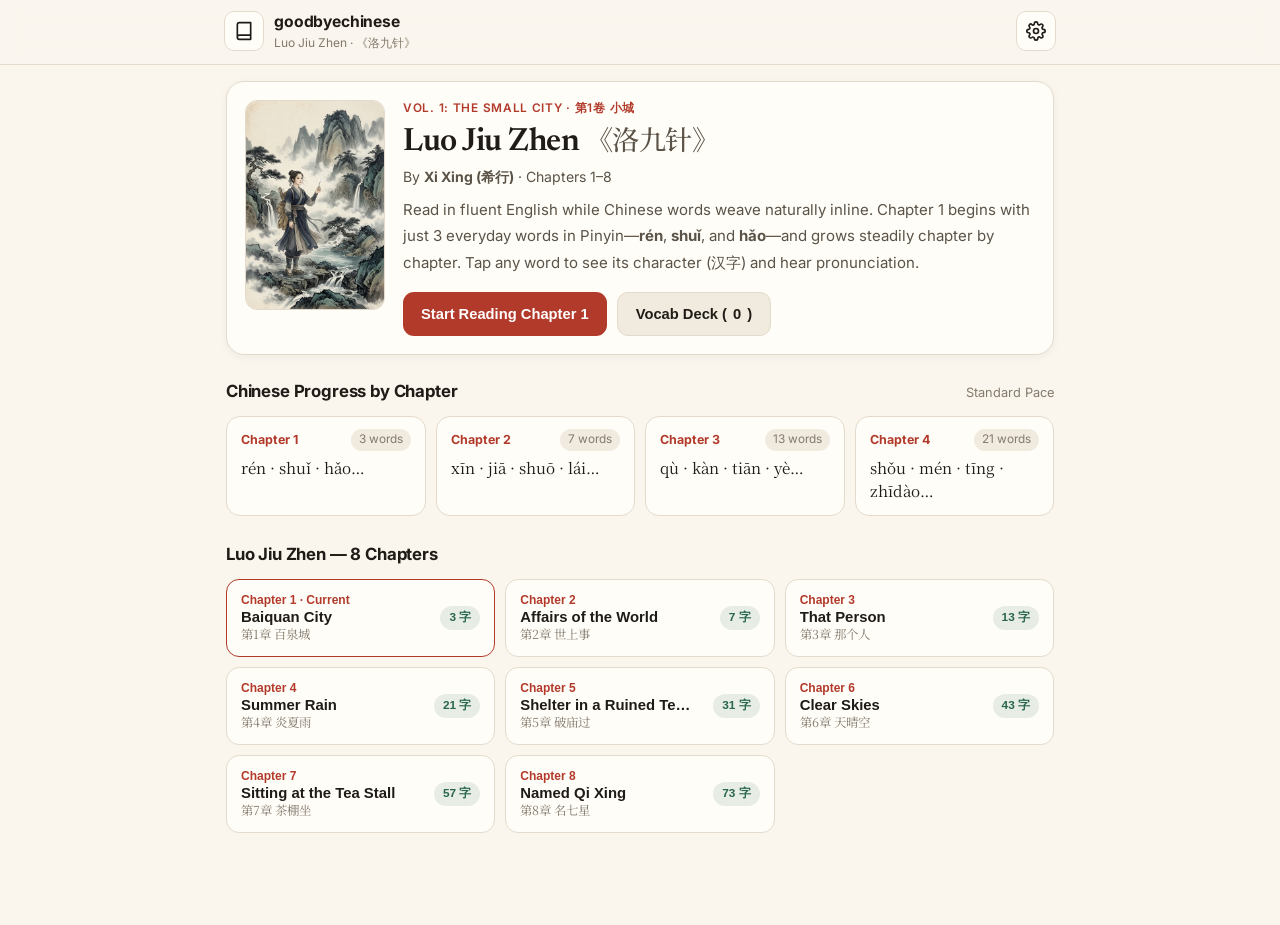
<file: index.html>
<!DOCTYPE html>
<html lang="en" data-theme="paper">
<head>
  <meta charset="UTF-8" />
  <meta name="viewport" content="width=device-width, initial-scale=1.0, viewport-fit=cover" />
  <meta name="theme-color" content="#FAF6EE" id="meta-theme-color" />
  <meta name="description" content="goodbyechinese — Read Chinese web novels in English while learning Chinese Pinyin chapter by chapter. Featuring Luo Jiu Zhen (《洛九针》)." />
  <title>goodbyechinese — Luo Jiu Zhen (《洛九针》)</title>
  <meta property="og:type" content="website" />
  <meta property="og:title" content="goodbyechinese — Luo Jiu Zhen (《洛九针》)" />
  <meta property="og:description" content="Read Chinese web novels translated into English while naturally learning Chinese Pinyin chapter by chapter." />
  <meta property="og:image" content="luo-jiu-zhen-cover.jpg" />
  <link rel="manifest" href="manifest.json" />
  <link rel="preconnect" href="https://fonts.googleapis.com" />
  <link rel="preconnect" href="https://fonts.gstatic.com" crossorigin />
  <link href="https://fonts.googleapis.com/css2?family=Inter:wght@400;500;600;700&family=Newsreader:ital,opsz,wght@0,6..72,400;0,6..72,500;0,6..72,600;1,6..72,400&family=Noto+Serif+SC:wght@400;500;600;700&display=swap" rel="stylesheet" />
  <link rel="stylesheet" href="styles.css" />
</head>
<body>
  <div id="app" class="app-shell">
    <!-- Top App Header -->
    <header class="top-bar" id="top-bar">
      <div class="top-bar-inner">
        <button type="button" class="icon-btn" id="btn-back-library" aria-label="Home" title="Table of Contents">
          <svg viewBox="0 0 24 24" width="20" height="20" fill="none" stroke="currentColor" stroke-width="2" stroke-linecap="round" stroke-linejoin="round"><path d="M4 19.5v-15A2.5 2.5 0 0 1 6.5 2H20v20H6.5a2.5 2.5 0 0 1 0-5H20"/></svg>
        </button>

        <div class="top-bar-title" id="top-bar-title">
          <span class="brand-name">goodbyechinese</span>
          <span class="brand-sub" id="header-subtitle">Luo Jiu Zhen · 《洛九针》</span>
        </div>

        <div class="top-bar-actions">
          <button type="button" class="icon-btn" id="btn-open-settings" aria-label="Reading Settings" title="Reading Settings">
            <svg viewBox="0 0 24 24" width="20" height="20" fill="none" stroke="currentColor" stroke-width="2" stroke-linecap="round" stroke-linejoin="round"><circle cx="12" cy="12" r="3"/><path d="M19.4 15a1.65 1.65 0 0 0 .33 1.82l.06.06a2 2 0 1 1-2.83 2.83l-.06-.06a1.65 1.65 0 0 0-1.82-.33 1.65 1.65 0 0 0-1 1.51V21a2 2 0 1 1-4 0v-.09A1.65 1.65 0 0 0 9 19.4a1.65 1.65 0 0 0-1.82.33l-.06.06a2 2 0 1 1-2.83-2.83l.06-.06a1.65 1.65 0 0 0 .33-1.82 1.65 1.65 0 0 0-1.51-1H3a2 2 0 1 1 0-4h.09A1.65 1.65 0 0 0 4.6 9a1.65 1.65 0 0 0-.33-1.82l-.06-.06a2 2 0 1 1 2.83-2.83l.06.06a1.65 1.65 0 0 0 1.82.33H9a1.65 1.65 0 0 0 1-1.51V3a2 2 0 1 1 4 0v.09a1.65 1.65 0 0 0 1 1.51 1.65 1.65 0 0 0 1.82-.33l.06-.06a2 2 0 1 1 2.83 2.83l-.06.06a1.65 1.65 0 0 0-.33 1.82V9a1.65 1.65 0 0 0 1.51 1H21a2 2 0 1 1 0 4h-.09a1.65 1.65 0 0 0-1.51 1z"/></svg>
          </button>
        </div>
      </div>
      <div class="read-progress-track" id="read-progress-track">
        <div class="read-progress-fill" id="read-progress-fill"></div>
      </div>
    </header>

    <!-- Main View Container -->
    <main class="main-content" id="main-content">
      <!-- HOME / CHAPTERS VIEW -->
      <section class="view view-library" id="view-library">
        <div class="hero-card">
          <div class="hero-cover-wrap">
            <img src="luo-jiu-zhen-cover.jpg" alt="Luo Jiu Zhen book cover illustration" class="hero-cover" />
          </div>
          <div class="hero-meta">
            <div class="hero-kicker">Vol. 1: The Small City · 第1卷 小城</div>
            <h1 class="hero-title">Luo Jiu Zhen <span class="zh-title">《洛九针》</span></h1>
            <p class="hero-author">By <strong>Xi Xing (希行)</strong> · Chapters 1–8</p>
            <p class="hero-desc">
              Read in fluent English while Chinese words weave naturally inline.
              Chapter 1 begins with just 3 everyday words in Pinyin—<strong>rén</strong>, <strong>shuǐ</strong>, and <strong>hǎo</strong>—and grows steadily chapter by chapter. Tap any word to see its character (<span class="zh-title">汉字</span>) and hear pronunciation.
            </p>
            <div class="hero-actions">
              <button type="button" class="btn-primary" id="btn-start-reading">Start Reading Chapter 1</button>
              <button type="button" class="btn-secondary" id="btn-view-vocab-home">Vocab Deck (<span id="home-mastered-count">0</span>)</button>
            </div>
          </div>
        </div>

        <!-- How Progressive Immersion Works Strip -->
        <section class="immersion-ladder" aria-label="Progressive Immersion Method">
          <div class="section-header">
            <h2>Chinese Progress by Chapter</h2>
            <span class="section-note" id="pace-summary-label">Standard Pace</span>
          </div>
          <div class="ladder-grid" id="ladder-preview"></div>
        </section>

        <!-- Chapter Directory -->
        <section class="chapter-index-section" aria-label="Table of Contents">
          <div class="section-header">
            <h2 id="toc-novel-title">Chapters</h2>
          </div>
          <div class="chapter-grid" id="home-chapter-list"></div>
        </section>
      </section>

      <!-- READER VIEW -->
      <section class="view view-reader hidden" id="view-reader">
        <article class="reader-article" id="reader-article">
          <div class="chapter-header">
            <div class="chapter-meta-row">
              <span class="chapter-badge" id="reader-chapter-badge">Chapter 1</span>
              <span class="immersion-badge" id="reader-immersion-badge">3 active words</span>
              <button type="button" class="display-cycle-btn" id="btn-cycle-display" title="Switch Pinyin / Character style">
                Style: Inline Pinyin ↻
              </button>
            </div>
            <h1 class="chapter-title" id="reader-chapter-title">Chapter 1: Baiquan City</h1>
            <p class="chapter-zh-title" id="reader-chapter-zh-title">第1章 百泉城</p>
          </div>

          <!-- New Words Unlocked in This Chapter -->
          <div class="new-words-banner" id="new-words-banner">
            <button type="button" class="new-words-toggle" id="btn-toggle-new-words" aria-expanded="true">
              <span class="new-words-label">
                <span class="seal-dot"></span>
                <span id="new-words-summary">3 New Words Unlocked Here</span>
              </span>
              <span class="chevron" id="new-words-chevron">▾</span>
            </button>
            <div class="new-words-chips" id="new-words-chips"></div>
          </div>

          <!-- Prose Body -->
          <div class="reader-prose" id="reader-prose"></div>

          <!-- End of Chapter Card -->
          <footer class="chapter-footer" id="chapter-footer">
            <div class="chapter-recap-card">
              <div class="recap-title">Chapter Complete</div>
              <p class="recap-stats" id="recap-stats"></p>
              <div class="recap-actions">
                <button type="button" class="btn-secondary" id="btn-chapter-quiz">Quick Review</button>
                <button type="button" class="btn-primary" id="btn-next-chapter-card">Next Chapter →</button>
              </div>
            </div>
          </footer>
        </article>
      </section>
    </main>

    <!-- Mobile Sticky Bottom Reader Bar -->
    <nav class="bottom-nav hidden" id="reader-bottom-nav" aria-label="Chapter Navigation">
      <button type="button" class="nav-btn" id="btn-prev-chapter">
        <span class="nav-icon">←</span>
        <span class="nav-label">Prev</span>
      </button>
      <button type="button" class="nav-btn" id="btn-open-chapters">
        <span class="nav-icon">☰</span>
        <span class="nav-label">Chapters</span>
      </button>
      <button type="button" class="nav-btn" id="btn-open-vocab">
        <span class="nav-icon">字</span>
        <span class="nav-label">Vocab <em id="nav-vocab-count">0</em></span>
      </button>
      <button type="button" class="nav-btn nav-btn-primary" id="btn-next-chapter">
        <span class="nav-icon">→</span>
        <span class="nav-label">Next</span>
      </button>
    </nav>
  </div>

  <!-- MODAL BACKDROP -->
  <div class="sheet-backdrop hidden" id="sheet-backdrop"></div>

  <!-- WORD INSPECTOR BOTTOM SHEET -->
  <aside class="bottom-sheet hidden" id="word-sheet" role="dialog" aria-modal="true" aria-labelledby="ws-hanzi">
    <div class="sheet-handle"></div>
    <div class="word-sheet-content">
      <div class="ws-top">
        <div class="ws-char-block">
          <div class="ws-hanzi" id="ws-hanzi">人</div>
          <div class="ws-pinyin-row">
            <span class="ws-pinyin" id="ws-pinyin">rén</span>
            <span class="ws-hsk-badge" id="ws-hsk">HSK 1</span>
            <span class="ws-tier-badge" id="ws-tier">Tier 1</span>
          </div>
        </div>
        <div class="ws-audio-group">
          <button type="button" class="audio-btn" id="ws-speak-normal" title="Listen in Mandarin">
            <svg viewBox="0 0 24 24" width="20" height="20" fill="none" stroke="currentColor" stroke-width="2" stroke-linecap="round" stroke-linejoin="round"><polygon points="11 5 6 9 2 9 2 15 6 15 11 19 11 5"/><path d="M15.54 8.46a5 5 0 0 1 0 7.07"/><path d="M19.07 4.93a10 10 0 0 1 0 14.14"/></svg>
            <span>Listen</span>
          </button>
          <button type="button" class="audio-btn-slow" id="ws-speak-slow" title="Slow pronunciation">0.6×</button>
        </div>
      </div>

      <div class="ws-meaning-box">
        <div class="ws-meaning" id="ws-meaning">person; people; human</div>
        <div class="ws-matched-context" id="ws-context">In this sentence: "person"</div>
      </div>

      <p class="ws-note" id="ws-note"></p>

      <div class="ws-example" id="ws-example"></div>

      <div class="ws-actions">
        <button type="button" class="btn-secondary" id="ws-close">Close</button>
        <button type="button" class="btn-primary" id="ws-toggle-mastered">Mark as Mastered</button>
      </div>
    </div>
  </aside>

  <!-- READER SETTINGS SHEET -->
  <aside class="bottom-sheet hidden" id="settings-sheet" role="dialog" aria-modal="true" aria-labelledby="settings-title">
    <div class="sheet-handle"></div>
    <div class="sheet-header">
      <h2 id="settings-title">Reader & Learning Settings</h2>
      <button type="button" class="icon-btn" id="btn-close-settings" aria-label="Close settings">✕</button>
    </div>
    <div class="settings-body">
      <div class="setting-group">
        <label class="setting-label">Paper Theme</label>
        <div class="segmented-control" id="theme-selector">
          <button type="button" data-theme-choice="paper" class="seg-btn active">Rice Paper</button>
          <button type="button" data-theme-choice="sepia" class="seg-btn">Sepia</button>
          <button type="button" data-theme-choice="ink" class="seg-btn">Night Ink</button>
        </div>
      </div>

      <div class="setting-group">
        <label class="setting-label">Chinese Immersion Pace</label>
        <div class="segmented-control" id="pace-selector">
          <button type="button" data-pace="gentle" class="seg-btn">Gentle</button>
          <button type="button" data-pace="standard" class="seg-btn active">Standard</button>
          <button type="button" data-pace="immersive" class="seg-btn">Intensive</button>
        </div>
        <p class="setting-hint" id="pace-hint">Starts with 3 words in Ch. 1 (Ch. 2: 7, Ch. 3: 13) and expands every chapter.</p>
      </div>

      <div class="setting-group">
        <label class="setting-label">Chinese Display Style</label>
        <div class="segmented-control segmented-4" id="display-mode-selector">
          <button type="button" data-display-mode="inline-pinyin" class="seg-btn active">Inline Pinyin</button>
          <button type="button" data-display-mode="inline-both" class="seg-btn">Pinyin + 字</button>
          <button type="button" data-display-mode="ruby" class="seg-btn">Ruby Above</button>
          <button type="button" data-display-mode="hanzi" class="seg-btn">汉字 Only</button>
        </div>
        <p class="setting-hint" id="display-hint">Shows Pinyin cleanly inline (e.g. shuǐ). Tap any word to see its character & audio.</p>
      </div>

      <div class="setting-group setting-row">
        <div>
          <div class="setting-label">Highlight Newly Unlocked Words</div>
          <div class="setting-hint">Warm underline on words appearing for the first time this chapter</div>
        </div>
        <label class="switch">
          <input type="checkbox" id="toggle-highlight-new" checked />
          <span class="slider"></span>
        </label>
      </div>

      <div class="setting-group setting-row">
        <div>
          <div class="setting-label">Tone-Colored Pinyin</div>
          <div class="setting-hint">Subtle color cues for 1st, 2nd, 3rd, and 4th tones</div>
        </div>
        <label class="switch">
          <input type="checkbox" id="toggle-tone-colors" checked />
          <span class="slider"></span>
        </label>
      </div>

      <div class="setting-group">
        <div class="setting-row-tight">
          <label class="setting-label" for="range-font-size">Text Size</label>
          <span class="font-size-readout" id="font-size-readout">18px</span>
        </div>
        <input type="range" id="range-font-size" min="15" max="24" step="1" value="18" class="range-input" />
      </div>
    </div>
  </aside>

  <!-- CHAPTERS DRAWER SHEET -->
  <aside class="bottom-sheet hidden" id="chapters-sheet" role="dialog" aria-modal="true" aria-labelledby="chapters-sheet-title">
    <div class="sheet-handle"></div>
    <div class="sheet-header">
      <h2 id="chapters-sheet-title">Chapters</h2>
      <button type="button" class="icon-btn" id="btn-close-chapters" aria-label="Close chapters">✕</button>
    </div>
    <div class="chapters-sheet-list" id="chapters-sheet-list"></div>
  </aside>

  <!-- VOCABULARY & FLASHCARD DRAWER -->
  <aside class="bottom-sheet bottom-sheet-tall hidden" id="vocab-sheet" role="dialog" aria-modal="true" aria-labelledby="vocab-sheet-title">
    <div class="sheet-handle"></div>
    <div class="sheet-header">
      <h2 id="vocab-sheet-title">Vocabulary Notebook</h2>
      <button type="button" class="icon-btn" id="btn-close-vocab" aria-label="Close vocabulary">✕</button>
    </div>
    <div class="vocab-tabs">
      <button type="button" class="vocab-tab active" data-vtab="list">Encountered Words</button>
      <button type="button" class="vocab-tab" data-vtab="flashcards">Flashcard Practice</button>
    </div>
    <div class="vocab-sheet-body" id="vocab-sheet-body"></div>
  </aside>

  <!-- Toast Notification -->
  <div class="toast hidden" id="toast" role="status" aria-live="polite"></div>

  <!-- Scripts -->
  <script src="vocab-bank.js"></script>
  <script src="weaver.js"></script>
  <script src="storage.js"></script>
  <script src="luo-jiu-zhen.js"></script>
  <script src="app.js"></script>
</body>
</html>
</file>
<file: styles.css>
/* ==========================================================================
   InkWeave — Mobile-First Progressive Chinese Novel Reader
   Aesthetic: Rice Paper, Sumi Ink, Vermilion Seal, Jade & Brass
   ========================================================================== */

:root {
  --bg: #FAF6EE;
  --surface: #FFFDF8;
  --surface-elevated: #FFFFFF;
  --surface-muted: #F1EADF;
  --border: #E4DACB;
  --border-strong: #D0C2AE;
  --text: #1F1B16;
  --text-secondary: #5B5347;
  --text-muted: #847A6C;
  --accent: #B23A2B;
  --accent-soft: rgba(178, 58, 43, 0.1);
  --accent-text: #FFFFFF;
  --jade: #28664E;
  --jade-soft: rgba(40, 102, 78, 0.11);
  --new-word-bg: rgba(196, 127, 23, 0.11);
  --new-word-underline: #C47F17;
  --shadow-sm: 0 2px 8px rgba(31, 27, 22, 0.05);
  --shadow-lg: 0 -8px 32px rgba(31, 27, 22, 0.14);

  /* Tone colors (subtle & legible) */
  --tone-1: #B83B2E;
  --tone-2: #A66510;
  --tone-3: #226B4D;
  --tone-4: #2E5B88;
  --tone-5: #787066;

  --reader-font-size: 18px;
  --font-sans: 'Inter', -apple-system, BlinkMacSystemFont, 'Segoe UI', Roboto, sans-serif;
  --font-serif: 'Newsreader', Georgia, 'Times New Roman', serif;
  --font-zh: 'Noto Serif SC', 'PingFang SC', 'Hiragino Sans GB', 'Microsoft YaHei', serif;
}

html[data-theme="sepia"] {
  --bg: #F3EAD8;
  --surface: #F8F1E3;
  --surface-elevated: #FCF7EC;
  --surface-muted: #E8DCC5;
  --border: #D9C9AE;
  --border-strong: #C2AE8E;
  --text: #2C2218;
  --text-secondary: #63513E;
  --text-muted: #8A7660;
  --accent: #A33426;
  --accent-soft: rgba(163, 52, 38, 0.11);
}

html[data-theme="ink"] {
  --bg: #141311;
  --surface: #1C1A17;
  --surface-elevated: #24211D;
  --surface-muted: #2A2621;
  --border: #342F28;
  --border-strong: #4A433A;
  --text: #E9E2D6;
  --text-secondary: #B8AEA0;
  --text-muted: #887F73;
  --accent: #E06858;
  --accent-soft: rgba(224, 104, 88, 0.15);
  --jade: #5DB38E;
  --jade-soft: rgba(93, 179, 142, 0.15);
  --new-word-bg: rgba(232, 168, 56, 0.14);
  --new-word-underline: #E8A838;
  --shadow-sm: 0 2px 10px rgba(0, 0, 0, 0.35);
  --shadow-lg: 0 -8px 36px rgba(0, 0, 0, 0.55);

  --tone-1: #E5786B;
  --tone-2: #E2A24B;
  --tone-3: #64BD96;
  --tone-4: #6DA3D6;
  --tone-5: #999086;
}

*, *::before, *::after {
  box-sizing: border-box;
  -webkit-tap-highlight-color: transparent;
}

html, body {
  margin: 0;
  padding: 0;
  background-color: var(--bg);
  color: var(--text);
  font-family: var(--font-sans);
  line-height: 1.5;
  -webkit-font-smoothing: antialiased;
  transition: background-color 0.2s ease, color 0.2s ease;
}

.hidden {
  display: none !important;
}

.app-shell {
  min-height: 100dvh;
  display: flex;
  flex-direction: column;
}

/* ==========================================================================
   Top Bar
   ========================================================================== */
.top-bar {
  position: sticky;
  top: 0;
  z-index: 30;
  background: color-mix(in srgb, var(--bg) 90%, transparent);
  backdrop-filter: blur(12px);
  -webkit-backdrop-filter: blur(12px);
  border-bottom: 1px solid var(--border);
}

.top-bar-inner {
  max-width: 860px;
  margin: 0 auto;
  padding: 10px 14px;
  display: flex;
  align-items: center;
  gap: 10px;
}

.top-bar-title {
  flex: 1;
  min-width: 0;
  display: flex;
  flex-direction: column;
}

.brand-name {
  font-weight: 700;
  font-size: 0.98rem;
  letter-spacing: -0.01em;
  white-space: nowrap;
  overflow: hidden;
  text-overflow: ellipsis;
}

.brand-sub {
  font-size: 0.75rem;
  color: var(--text-muted);
  white-space: nowrap;
  overflow: hidden;
  text-overflow: ellipsis;
}

.top-bar-actions {
  display: flex;
  align-items: center;
  gap: 6px;
}

.icon-btn {
  width: 40px;
  height: 40px;
  border-radius: 10px;
  border: 1px solid var(--border);
  background: var(--surface);
  color: var(--text);
  display: inline-flex;
  align-items: center;
  justify-content: center;
  cursor: pointer;
  transition: background 0.15s ease, transform 0.1s ease;
}

.icon-btn:active {
  transform: scale(0.95);
}

.pill-btn {
  height: 40px;
  padding: 0 12px;
  border-radius: 10px;
  border: 1px solid var(--border);
  background: var(--surface);
  color: var(--text);
  font-size: 0.85rem;
  font-weight: 600;
  display: inline-flex;
  align-items: center;
  gap: 5px;
  cursor: pointer;
}

.pill-btn:hover, .icon-btn:hover {
  background: var(--surface-muted);
}

.read-progress-track {
  height: 2px;
  width: 100%;
  background: transparent;
}

.read-progress-fill {
  height: 100%;
  width: 0%;
  background: var(--accent);
  transition: width 0.12s linear;
}

/* ==========================================================================
   Main Content & Library View
   ========================================================================== */
.main-content {
  flex: 1;
  width: 100%;
  max-width: 860px;
  margin: 0 auto;
  padding: 16px 16px calc(92px + env(safe-area-inset-bottom));
}

.hero-card {
  display: grid;
  grid-template-columns: 140px 1fr;
  gap: 18px;
  background: var(--surface);
  border: 1px solid var(--border);
  border-radius: 18px;
  padding: 18px;
  box-shadow: var(--shadow-sm);
  margin-bottom: 24px;
}

@media (max-width: 540px) {
  .hero-card {
    grid-template-columns: 1fr;
    text-align: left;
  }
  .hero-cover-wrap {
    max-width: 148px;
  }
}

.hero-cover-wrap {
  border-radius: 12px;
  overflow: hidden;
  border: 1px solid var(--border);
  aspect-ratio: 2 / 3;
  background: var(--surface-muted);
}

.hero-cover {
  width: 100%;
  height: 100%;
  object-fit: cover;
  display: block;
}

.hero-kicker {
  font-size: 0.74rem;
  font-weight: 600;
  text-transform: uppercase;
  letter-spacing: 0.06em;
  color: var(--accent);
  margin-bottom: 6px;
}

.hero-title {
  margin: 0 0 4px;
  font-family: var(--font-serif);
  font-size: clamp(1.5rem, 4vw, 2rem);
  font-weight: 600;
  line-height: 1.18;
  letter-spacing: -0.015em;
}

.hero-title .zh-title {
  font-family: var(--font-zh);
  font-weight: 500;
  color: var(--text-secondary);
  font-size: 0.85em;
}

.hero-author {
  margin: 0 0 10px;
  font-size: 0.88rem;
  color: var(--text-secondary);
}

.hero-desc {
  margin: 0 0 16px;
  font-size: 0.94rem;
  line-height: 1.75;
  color: var(--text-secondary);
}

.hero-desc ruby {
  font-family: var(--font-zh);
  color: var(--text);
  font-weight: 500;
}

.hero-desc rt {
  font-family: var(--font-sans);
  font-size: 0.65em;
  color: var(--accent);
}

.hero-actions {
  display: flex;
  flex-wrap: wrap;
  gap: 10px;
}

/* Buttons */
.btn-primary, .btn-secondary {
  min-height: 44px;
  padding: 10px 18px;
  border-radius: 11px;
  font-size: 0.92rem;
  font-weight: 600;
  cursor: pointer;
  border: none;
  display: inline-flex;
  align-items: center;
  justify-content: center;
  gap: 6px;
  transition: transform 0.1s ease, opacity 0.15s ease, background 0.15s ease;
}

.btn-primary {
  background: var(--accent);
  color: var(--accent-text);
}

.btn-secondary {
  background: var(--surface-muted);
  color: var(--text);
  border: 1px solid var(--border);
}

.btn-primary:active, .btn-secondary:active {
  transform: scale(0.98);
}

.btn-full {
  width: 100%;
}

.text-btn {
  background: none;
  border: none;
  color: var(--accent);
  font-weight: 600;
  font-size: 0.86rem;
  cursor: pointer;
  padding: 6px 4px;
}

/* Section Headers */
.section-header {
  display: flex;
  align-items: baseline;
  justify-content: space-between;
  gap: 12px;
  margin-bottom: 12px;
}

.section-header h2 {
  margin: 0;
  font-size: 1.05rem;
  font-weight: 700;
  letter-spacing: -0.01em;
}

.section-note {
  font-size: 0.8rem;
  color: var(--text-muted);
}

/* Immersion Ladder Preview */
.immersion-ladder {
  margin-bottom: 26px;
}

.ladder-grid {
  display: grid;
  grid-template-columns: repeat(auto-fit, minmax(170px, 1fr));
  gap: 10px;
}

.ladder-step {
  background: var(--surface);
  border: 1px solid var(--border);
  border-radius: 14px;
  padding: 12px 14px;
}

.ladder-step-top {
  display: flex;
  align-items: center;
  justify-content: space-between;
  margin-bottom: 6px;
}

.ladder-ch {
  font-size: 0.78rem;
  font-weight: 700;
  color: var(--accent);
}

.ladder-count {
  font-size: 0.74rem;
  color: var(--text-muted);
  background: var(--surface-muted);
  padding: 2px 8px;
  border-radius: 99px;
}

.ladder-words {
  font-family: var(--font-zh);
  font-size: 0.95rem;
  line-height: 1.5;
  color: var(--text);
}

/* Bookshelf */
.library-section {
  margin-bottom: 26px;
}

.novel-list {
  display: grid;
  grid-template-columns: repeat(auto-fill, minmax(250px, 1fr));
  gap: 10px;
}

.novel-card {
  background: var(--surface);
  border: 1px solid var(--border);
  border-radius: 14px;
  padding: 14px;
  cursor: pointer;
  display: flex;
  flex-direction: column;
  gap: 4px;
  text-align: left;
  transition: border-color 0.15s ease, background 0.15s ease;
}

.novel-card.active {
  border-color: var(--accent);
  background: var(--surface-elevated);
}

.novel-card-title {
  font-weight: 700;
  font-size: 0.96rem;
  color: var(--text);
}

.novel-card-sub {
  font-size: 0.8rem;
  color: var(--text-muted);
}

.novel-card-meta {
  margin-top: 6px;
  font-size: 0.76rem;
  color: var(--jade);
  font-weight: 600;
}

/* Chapter Directory */
.chapter-grid {
  display: grid;
  grid-template-columns: repeat(auto-fill, minmax(260px, 1fr));
  gap: 10px;
}

.chapter-card {
  background: var(--surface);
  border: 1px solid var(--border);
  border-radius: 13px;
  padding: 13px 14px;
  cursor: pointer;
  display: flex;
  align-items: center;
  justify-content: space-between;
  gap: 12px;
  text-align: left;
  transition: border-color 0.15s ease, transform 0.1s ease;
}

.chapter-card:active {
  transform: scale(0.99);
}

.chapter-card.is-current {
  border-color: var(--accent);
}

.cc-left {
  min-width: 0;
}

.cc-num {
  font-size: 0.75rem;
  font-weight: 700;
  color: var(--accent);
  margin-bottom: 2px;
}

.cc-title {
  font-weight: 600;
  font-size: 0.93rem;
  color: var(--text);
  white-space: nowrap;
  overflow: hidden;
  text-overflow: ellipsis;
}

.cc-zh {
  font-family: var(--font-zh);
  font-size: 0.78rem;
  color: var(--text-muted);
}

.cc-badge {
  flex-shrink: 0;
  font-size: 0.74rem;
  font-weight: 600;
  color: var(--jade);
  background: var(--jade-soft);
  padding: 4px 9px;
  border-radius: 99px;
}

/* ==========================================================================
   Reader View
   ========================================================================== */
.reader-article {
  max-width: 680px;
  margin: 0 auto;
  padding-top: 6px;
}

.chapter-header {
  padding-bottom: 18px;
  border-bottom: 1px solid var(--border);
  margin-bottom: 18px;
}

.chapter-meta-row {
  display: flex;
  flex-wrap: wrap;
  align-items: center;
  gap: 8px;
  margin-bottom: 8px;
}

.chapter-badge {
  font-size: 0.76rem;
  font-weight: 700;
  text-transform: uppercase;
  letter-spacing: 0.06em;
  color: var(--accent);
}

.immersion-badge {
  font-size: 0.76rem;
  font-weight: 600;
  color: var(--jade);
  background: var(--jade-soft);
  padding: 3px 9px;
  border-radius: 99px;
}

.display-cycle-btn {
  margin-left: auto;
  font-size: 0.75rem;
  font-weight: 600;
  color: var(--text-secondary);
  background: var(--surface);
  border: 1px solid var(--border);
  border-radius: 99px;
  padding: 4px 10px;
  cursor: pointer;
  transition: background 0.15s ease;
}

.display-cycle-btn:hover {
  background: var(--surface-muted);
}

.chapter-title {
  margin: 0 0 4px;
  font-family: var(--font-serif);
  font-size: clamp(1.45rem, 4.5vw, 1.95rem);
  font-weight: 600;
  line-height: 1.22;
}

.chapter-zh-title {
  margin: 0;
  font-family: var(--font-zh);
  font-size: 0.95rem;
  color: var(--text-muted);
}

/* New Words Unlocked Banner */
.new-words-banner {
  background: var(--surface);
  border: 1px solid var(--border);
  border-radius: 14px;
  margin-bottom: 22px;
  overflow: hidden;
}

.new-words-toggle {
  width: 100%;
  background: none;
  border: none;
  padding: 12px 14px;
  display: flex;
  align-items: center;
  justify-content: space-between;
  color: var(--text);
  font-weight: 600;
  font-size: 0.86rem;
  cursor: pointer;
}

.new-words-label {
  display: flex;
  align-items: center;
  gap: 8px;
}

.seal-dot {
  width: 8px;
  height: 8px;
  border-radius: 50%;
  background: var(--new-word-underline);
}

.new-words-chips {
  display: flex;
  flex-wrap: wrap;
  gap: 7px;
  padding: 0 14px 14px;
}

.new-word-chip {
  background: var(--surface-muted);
  border: 1px solid var(--border);
  border-radius: 10px;
  padding: 5px 10px;
  font-size: 0.82rem;
  color: var(--text);
  cursor: pointer;
  display: inline-flex;
  align-items: center;
  gap: 6px;
}

.new-word-chip .chip-zh {
  font-family: var(--font-zh);
  font-weight: 600;
  font-size: 0.92rem;
  color: var(--text-muted);
}

.new-word-chip .chip-py {
  color: var(--accent);
  font-weight: 700;
  font-size: 0.86rem;
}

.new-word-chip .chip-en {
  color: var(--text-secondary);
  font-size: 0.78rem;
}

/* Prose, Inline Pinyin & Ruby Pinyin */
.reader-prose {
  font-family: var(--font-serif);
  font-size: var(--reader-font-size);
  line-height: 1.88;
  color: var(--text);
  word-wrap: break-word;
}

body.display-ruby .reader-prose {
  line-height: 2.25;
}

.reader-prose p {
  margin: 0 0 1.25em;
}

.hanzi-token {
  display: inline;
  background: none;
  border: none;
  padding: 1px 4px;
  margin: 0 1px;
  font-family: var(--font-sans);
  font-size: 0.94em;
  font-weight: 600;
  color: var(--accent);
  cursor: pointer;
  border-radius: 6px;
  vertical-align: baseline;
  line-height: inherit;
  border-bottom: 1.5px dotted color-mix(in srgb, var(--accent) 45%, transparent);
  transition: background-color 0.12s ease;
}

.hanzi-token.mode-ruby,
.hanzi-token.mode-hanzi {
  font-family: var(--font-zh);
  font-size: 1.04em;
  font-weight: 500;
  color: var(--text);
  padding: 0 2px;
  border-bottom-color: transparent;
}

.hanzi-token .tok-hz-inline {
  font-family: var(--font-zh);
  font-size: 0.92em;
  font-weight: 500;
  color: var(--text-secondary);
  margin-left: 2px;
}

.hanzi-token:hover, .hanzi-token:focus-visible {
  background: var(--accent-soft);
  outline: none;
}

.hanzi-token.is-new {
  background: var(--new-word-bg);
  border-bottom: 1.5px solid var(--new-word-underline);
}

.hanzi-token.is-mastered {
  border-bottom: 1.5px dotted var(--jade);
}

.hanzi-token ruby {
  ruby-position: over;
  ruby-align: center;
}

.hanzi-token rt {
  font-family: var(--font-sans);
  font-size: 0.56em;
  font-weight: 600;
  letter-spacing: 0.01em;
  color: var(--accent);
  user-select: none;
  padding-bottom: 2px;
}

/* Tone colors when enabled (works for both inline Pinyin and Ruby Pinyin) */
body.tone-colors-on .hanzi-token rt.tone-1,
body.tone-colors-on .hanzi-token .tok-py.tone-1 { color: var(--tone-1); }
body.tone-colors-on .hanzi-token rt.tone-2,
body.tone-colors-on .hanzi-token .tok-py.tone-2 { color: var(--tone-2); }
body.tone-colors-on .hanzi-token rt.tone-3,
body.tone-colors-on .hanzi-token .tok-py.tone-3 { color: var(--tone-3); }
body.tone-colors-on .hanzi-token rt.tone-4,
body.tone-colors-on .hanzi-token .tok-py.tone-4 { color: var(--tone-4); }
body.tone-colors-on .hanzi-token rt.tone-5,
body.tone-colors-on .hanzi-token .tok-py.tone-5 { color: var(--tone-5); }

/* Chapter Footer Recap */
.chapter-footer {
  margin-top: 32px;
  padding-top: 20px;
  border-top: 1px solid var(--border);
}

.chapter-recap-card {
  background: var(--surface);
  border: 1px solid var(--border);
  border-radius: 16px;
  padding: 18px;
  text-align: center;
}

.recap-title {
  font-weight: 700;
  font-size: 1.05rem;
  margin-bottom: 4px;
}

.recap-stats {
  margin: 0 0 14px;
  font-size: 0.88rem;
  color: var(--text-secondary);
}

.recap-actions {
  display: flex;
  gap: 10px;
  justify-content: center;
  flex-wrap: wrap;
}

/* ==========================================================================
   Bottom Sticky Mobile Reader Navigation
   ========================================================================== */
.bottom-nav {
  position: fixed;
  bottom: 0;
  left: 0;
  right: 0;
  z-index: 35;
  background: color-mix(in srgb, var(--surface) 94%, transparent);
  backdrop-filter: blur(12px);
  -webkit-backdrop-filter: blur(12px);
  border-top: 1px solid var(--border);
  padding: 6px 10px calc(6px + env(safe-area-inset-bottom));
  display: grid;
  grid-template-columns: repeat(4, 1fr);
  gap: 6px;
}

.nav-btn {
  min-height: 46px;
  background: transparent;
  border: none;
  border-radius: 10px;
  color: var(--text);
  display: flex;
  flex-direction: column;
  align-items: center;
  justify-content: center;
  gap: 1px;
  cursor: pointer;
}

.nav-btn:disabled {
  opacity: 0.38;
  cursor: not-allowed;
}

.nav-btn:not(:disabled):active {
  background: var(--surface-muted);
}

.nav-btn-primary {
  background: var(--accent-soft);
  color: var(--accent);
}

.nav-icon {
  font-size: 1rem;
  font-weight: 700;
  line-height: 1.1;
}

.nav-label {
  font-size: 0.72rem;
  font-weight: 600;
}

.nav-label em {
  font-style: normal;
  color: var(--jade);
}

/* ==========================================================================
   Bottom Sheets & Modals
   ========================================================================== */
.sheet-backdrop {
  position: fixed;
  inset: 0;
  background: rgba(15, 13, 10, 0.52);
  z-index: 50;
}

.bottom-sheet {
  position: fixed;
  left: 0;
  right: 0;
  bottom: 0;
  z-index: 60;
  max-width: 640px;
  margin: 0 auto;
  background: var(--surface-elevated);
  border: 1px solid var(--border);
  border-bottom: none;
  border-radius: 22px 22px 0 0;
  box-shadow: var(--shadow-lg);
  padding: 10px 18px calc(20px + env(safe-area-inset-bottom));
  max-height: 85dvh;
  display: flex;
  flex-direction: column;
  animation: sheetUp 0.18s ease-out;
}

.bottom-sheet-tall {
  height: 82dvh;
}

@keyframes sheetUp {
  from { transform: translateY(24px); opacity: 0; }
  to { transform: translateY(0); opacity: 1; }
}

.sheet-handle {
  width: 38px;
  height: 4px;
  border-radius: 99px;
  background: var(--border-strong);
  margin: 0 auto 12px;
  flex-shrink: 0;
}

.sheet-header {
  display: flex;
  align-items: center;
  justify-content: space-between;
  margin-bottom: 12px;
  flex-shrink: 0;
}

.sheet-header h2 {
  margin: 0;
  font-size: 1.06rem;
  font-weight: 700;
}

/* Word Inspector Sheet */
.ws-top {
  display: flex;
  align-items: center;
  justify-content: space-between;
  gap: 12px;
  margin-bottom: 14px;
}

.ws-hanzi {
  font-family: var(--font-zh);
  font-size: 2.3rem;
  font-weight: 600;
  line-height: 1.1;
}

.ws-pinyin-row {
  display: flex;
  align-items: center;
  gap: 8px;
  margin-top: 4px;
}

.ws-pinyin {
  font-size: 1.05rem;
  font-weight: 600;
  color: var(--accent);
}

.ws-hsk-badge, .ws-tier-badge {
  font-size: 0.72rem;
  font-weight: 700;
  padding: 2px 7px;
  border-radius: 6px;
  background: var(--surface-muted);
  color: var(--text-secondary);
}

.ws-audio-group {
  display: flex;
  gap: 6px;
}

.audio-btn, .audio-btn-slow {
  min-height: 42px;
  border-radius: 11px;
  border: 1px solid var(--border);
  background: var(--surface-muted);
  color: var(--text);
  font-weight: 600;
  cursor: pointer;
  display: inline-flex;
  align-items: center;
  gap: 6px;
  padding: 0 12px;
}

.ws-meaning-box {
  background: var(--surface);
  border: 1px solid var(--border);
  border-radius: 12px;
  padding: 12px 14px;
  margin-bottom: 10px;
}

.ws-meaning {
  font-size: 1.04rem;
  font-weight: 600;
}

.ws-matched-context {
  font-size: 0.82rem;
  color: var(--text-muted);
  margin-top: 3px;
}

.ws-note {
  margin: 0 0 10px;
  font-size: 0.86rem;
  color: var(--text-secondary);
  line-height: 1.5;
}

.ws-example {
  background: var(--jade-soft);
  border-radius: 10px;
  padding: 9px 12px;
  font-size: 0.85rem;
  margin-bottom: 16px;
}

.ws-actions {
  display: grid;
  grid-template-columns: 1fr 1.6fr;
  gap: 10px;
}

/* Settings Sheet */
.settings-body {
  overflow-y: auto;
  padding-right: 2px;
}

.setting-group {
  margin-bottom: 16px;
}

.setting-label {
  display: block;
  font-size: 0.86rem;
  font-weight: 600;
  margin-bottom: 6px;
}

.setting-hint {
  font-size: 0.78rem;
  color: var(--text-muted);
  margin-top: 5px;
}

.setting-row {
  display: flex;
  align-items: center;
  justify-content: space-between;
  gap: 14px;
}

.setting-row-tight {
  display: flex;
  align-items: center;
  justify-content: space-between;
}

.segmented-control {
  display: grid;
  grid-template-columns: repeat(3, 1fr);
  background: var(--surface-muted);
  border: 1px solid var(--border);
  border-radius: 11px;
  padding: 3px;
  gap: 3px;
}

.segmented-control.segmented-4 {
  grid-template-columns: repeat(4, 1fr);
}

@media (max-width: 460px) {
  .segmented-control.segmented-4 {
    grid-template-columns: repeat(2, 1fr);
  }
}

.seg-btn {
  min-height: 36px;
  border: none;
  border-radius: 8px;
  background: transparent;
  color: var(--text-secondary);
  font-size: 0.8rem;
  font-weight: 600;
  cursor: pointer;
}

.seg-btn.active {
  background: var(--surface-elevated);
  color: var(--text);
  box-shadow: var(--shadow-sm);
}

.range-input {
  width: 100%;
  accent-color: var(--accent);
}

/* Toggle Switch */
.switch {
  position: relative;
  display: inline-block;
  width: 46px;
  height: 26px;
  flex-shrink: 0;
}

.switch input { opacity: 0; width: 0; height: 0; }

.slider {
  position: absolute;
  cursor: pointer;
  inset: 0;
  background: var(--border-strong);
  border-radius: 99px;
  transition: 0.2s;
}

.slider::before {
  content: "";
  position: absolute;
  height: 20px;
  width: 20px;
  left: 3px;
  bottom: 3px;
  background: #fff;
  border-radius: 50%;
  transition: 0.2s;
}

.switch input:checked + .slider {
  background: var(--accent);
}

.switch input:checked + .slider::before {
  transform: translateX(20px);
}

/* Chapters Drawer */
.chapters-sheet-list {
  overflow-y: auto;
  display: flex;
  flex-direction: column;
  gap: 8px;
}

/* Vocab Sheet */
.vocab-tabs, .importer-tabs {
  display: grid;
  grid-template-columns: repeat(auto-fit, minmax(90px, 1fr));
  gap: 6px;
  margin-bottom: 12px;
  flex-shrink: 0;
}

.vocab-tab, .imp-tab {
  min-height: 38px;
  border: 1px solid var(--border);
  background: var(--surface);
  color: var(--text-secondary);
  border-radius: 10px;
  font-size: 0.82rem;
  font-weight: 600;
  cursor: pointer;
}

.vocab-tab.active, .imp-tab.active {
  background: var(--accent);
  color: var(--accent-text);
  border-color: var(--accent);
}

.vocab-sheet-body, .importer-body {
  overflow-y: auto;
  flex: 1;
  padding-right: 2px;
}

.vocab-row {
  display: flex;
  align-items: center;
  justify-content: space-between;
  gap: 10px;
  padding: 10px 12px;
  background: var(--surface);
  border: 1px solid var(--border);
  border-radius: 12px;
  margin-bottom: 8px;
}

.vocab-row-left {
  display: flex;
  align-items: center;
  gap: 12px;
  min-width: 0;
}

.vocab-row-zh {
  font-family: var(--font-zh);
  font-size: 1.35rem;
  font-weight: 600;
  min-width: 44px;
  text-align: center;
}

.vocab-row-py {
  font-size: 0.82rem;
  font-weight: 600;
  color: var(--accent);
}

.vocab-row-en {
  font-size: 0.84rem;
  color: var(--text-secondary);
}

.vocab-row-actions {
  display: flex;
  align-items: center;
  gap: 6px;
}

/* Flashcard */
.flashcard-stage {
  display: flex;
  flex-direction: column;
  align-items: center;
  gap: 14px;
  padding: 10px 0;
}

.flashcard {
  width: 100%;
  min-height: 220px;
  background: var(--surface);
  border: 1px solid var(--border);
  border-radius: 18px;
  padding: 24px 18px;
  display: flex;
  flex-direction: column;
  align-items: center;
  justify-content: center;
  text-align: center;
  cursor: pointer;
  box-shadow: var(--shadow-sm);
}

.fc-hanzi {
  font-family: var(--font-zh);
  font-size: 3.2rem;
  font-weight: 600;
  margin-bottom: 8px;
}

.fc-reveal {
  margin-top: 8px;
}

.fc-pinyin {
  font-size: 1.2rem;
  font-weight: 600;
  color: var(--accent);
}

.fc-meaning {
  font-size: 1rem;
  color: var(--text-secondary);
  margin-top: 4px;
}

.fc-controls {
  display: grid;
  grid-template-columns: 1fr 1fr;
  gap: 10px;
  width: 100%;
}

/* Importer Form Elements */
.imp-intro {
  font-size: 0.84rem;
  color: var(--text-secondary);
  margin: 0 0 12px;
  line-height: 1.5;
}

.form-row {
  margin-bottom: 12px;
}

.form-grid-2 {
  display: grid;
  grid-template-columns: 1fr 1fr;
  gap: 10px;
}

@media (max-width: 480px) {
  .form-grid-2 {
    grid-template-columns: 1fr;
  }
}

.input-field, .input-textarea {
  width: 100%;
  background: var(--surface);
  color: var(--text);
  border: 1px solid var(--border-strong);
  border-radius: 10px;
  padding: 10px 12px;
  font-family: var(--font-sans);
  font-size: 0.9rem;
}

.input-textarea {
  resize: vertical;
  line-height: 1.45;
}

.file-drop {
  display: flex;
  align-items: center;
  justify-content: center;
  min-height: 52px;
  border: 1.5px dashed var(--border-strong);
  border-radius: 12px;
  background: var(--surface);
  color: var(--text-secondary);
  font-size: 0.85rem;
  cursor: pointer;
  padding: 10px;
  text-align: center;
}

.file-drop input {
  display: none;
}

.imp-preview-status {
  font-size: 0.82rem;
  color: var(--jade);
  min-height: 20px;
  margin-bottom: 10px;
  font-weight: 500;
}

.pack-divider {
  display: flex;
  align-items: center;
  text-align: center;
  color: var(--text-muted);
  font-size: 0.78rem;
  margin: 14px 0;
}

.pack-divider::before, .pack-divider::after {
  content: '';
  flex: 1;
  border-bottom: 1px solid var(--border);
}

.pack-divider span {
  padding: 0 10px;
}

/* Toast */
.toast {
  position: fixed;
  left: 50%;
  bottom: calc(74px + env(safe-area-inset-bottom));
  transform: translateX(-50%);
  z-index: 80;
  background: var(--text);
  color: var(--bg);
  padding: 10px 16px;
  border-radius: 99px;
  font-size: 0.84rem;
  font-weight: 600;
  box-shadow: var(--shadow-sm);
  max-width: 90vw;
  text-align: center;
}
</file>
